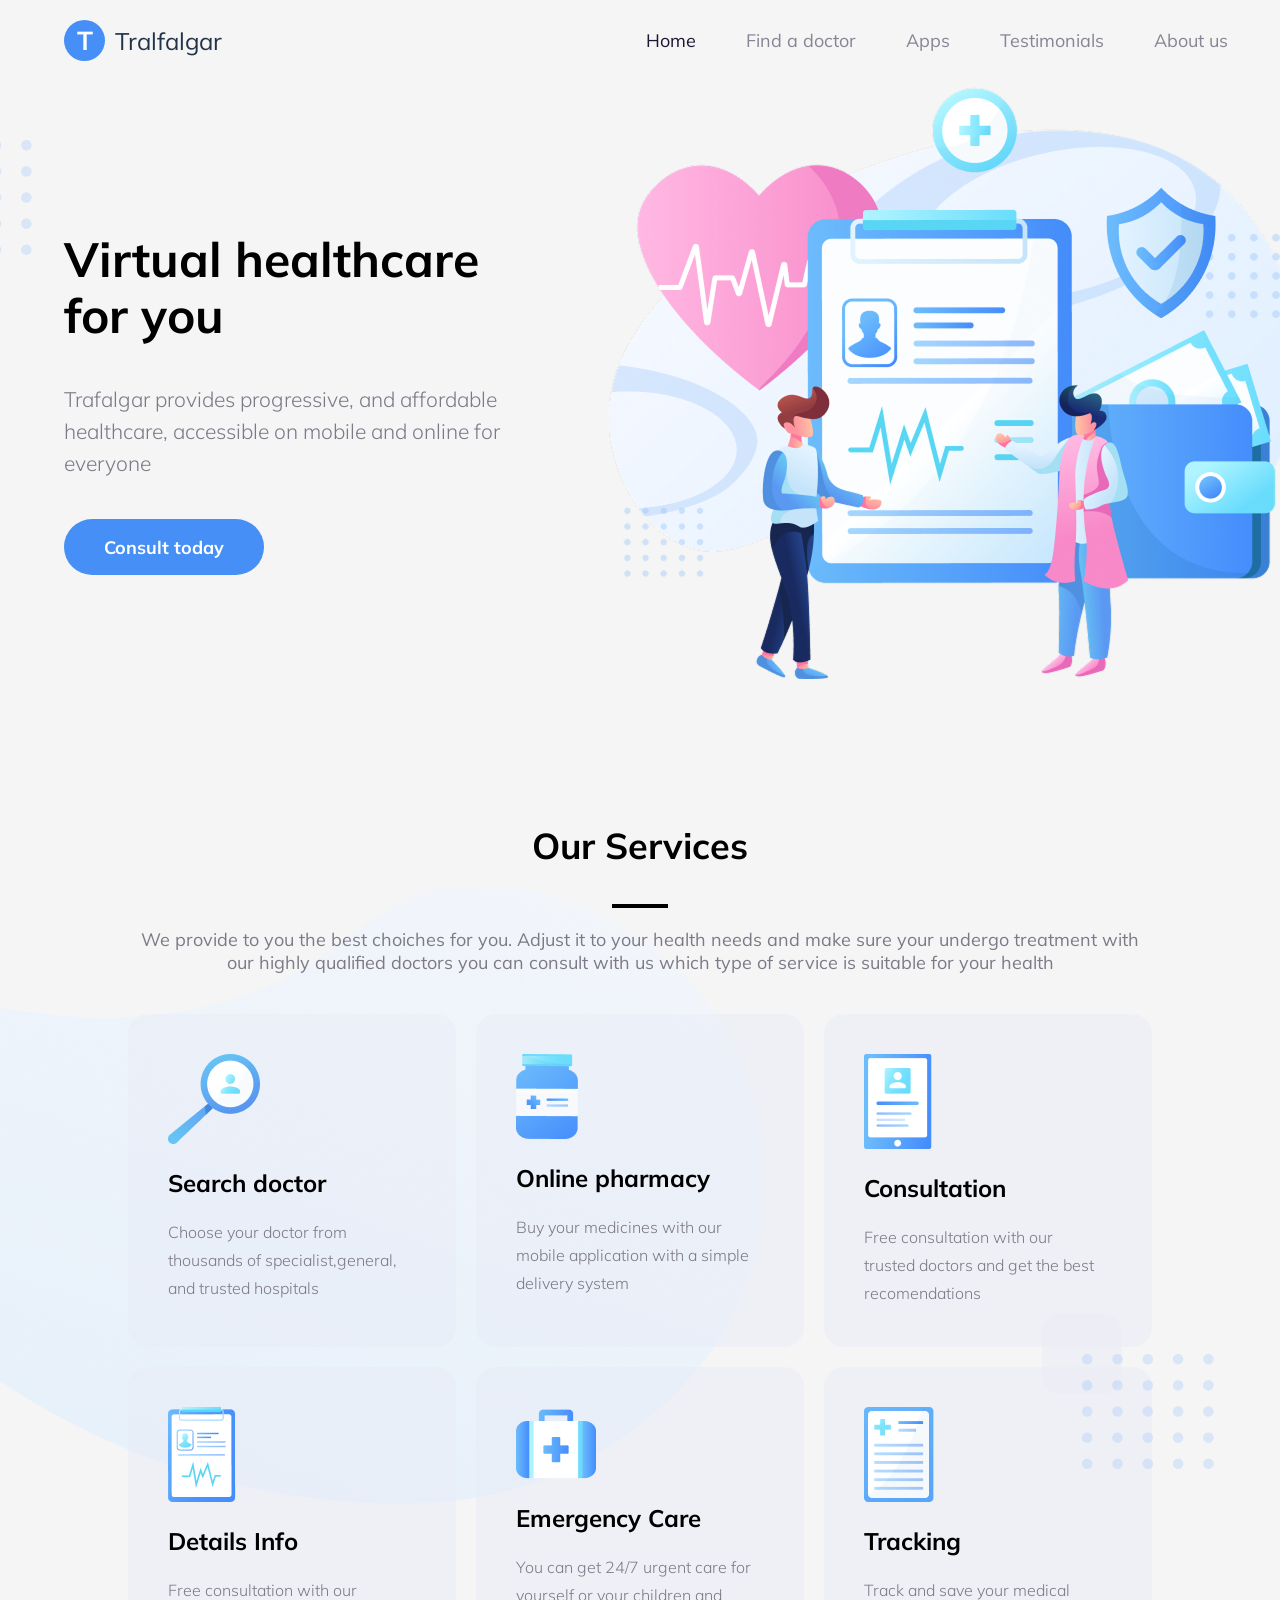
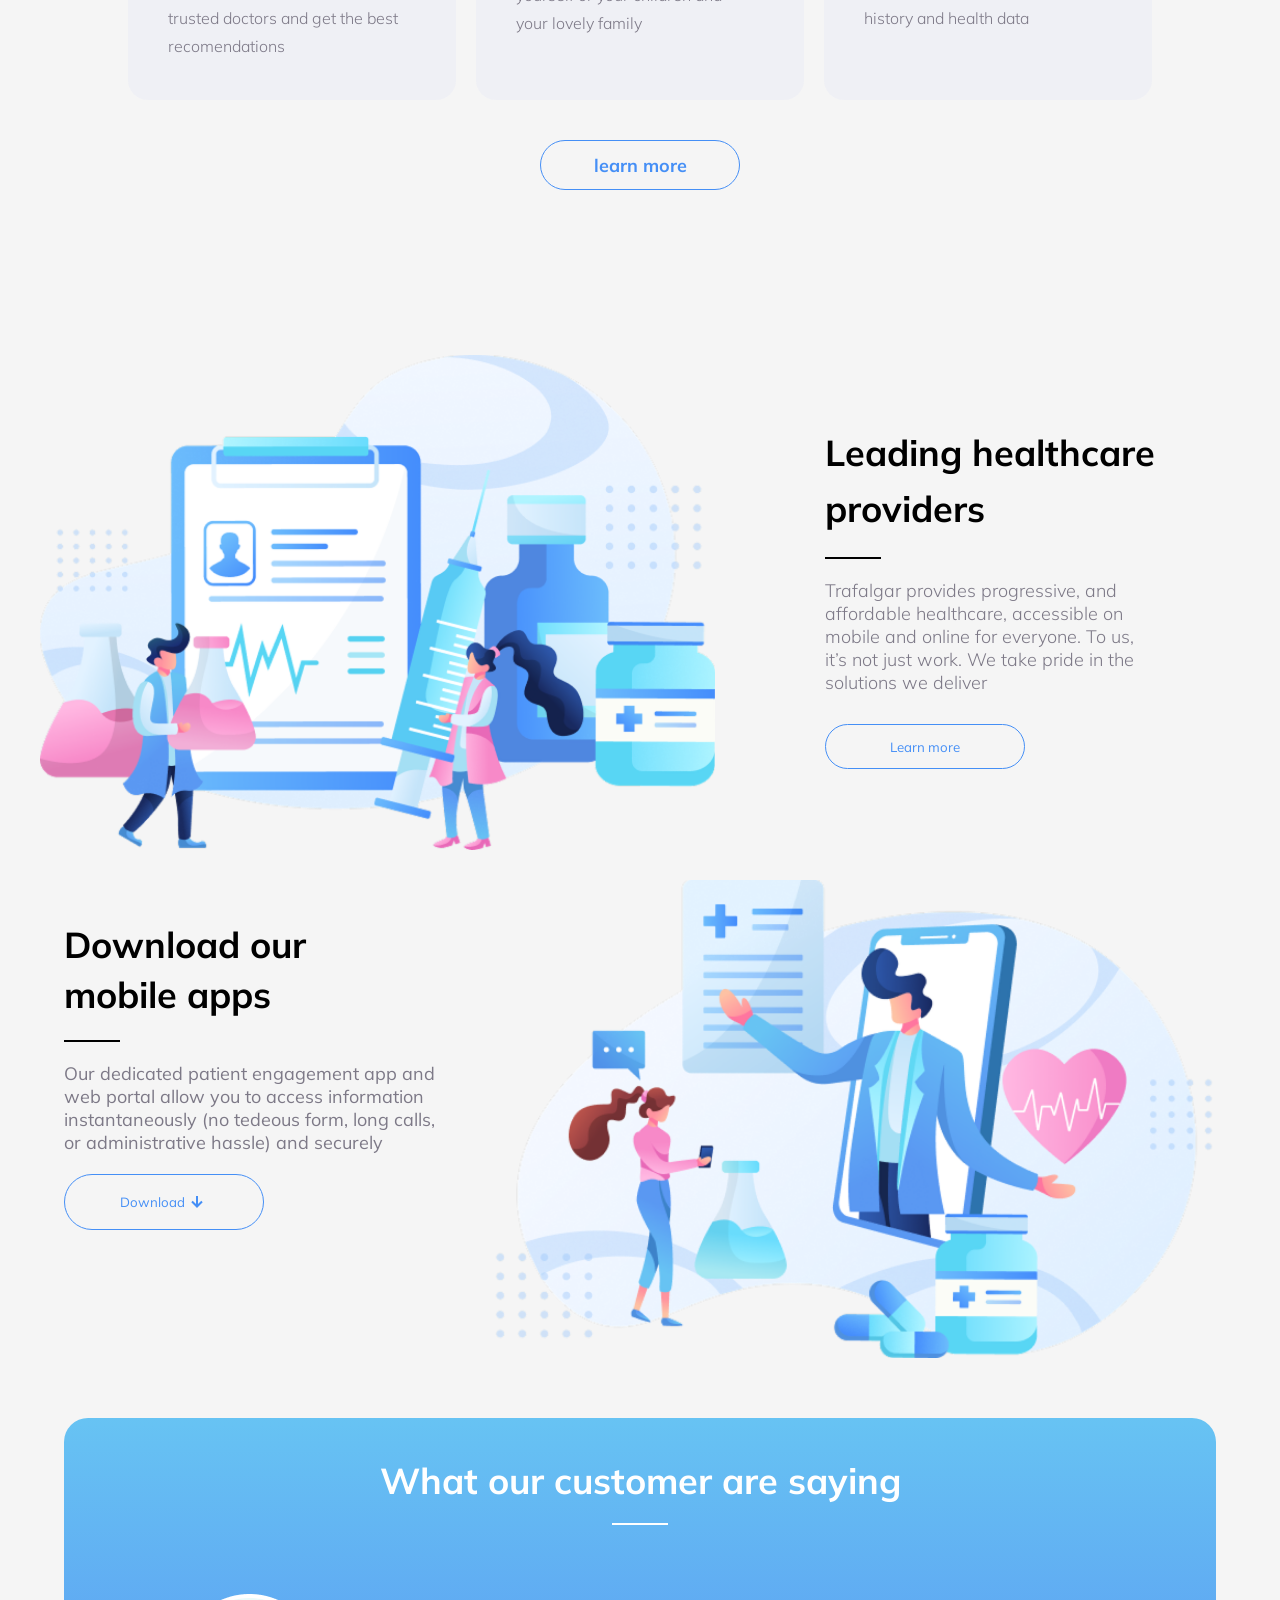
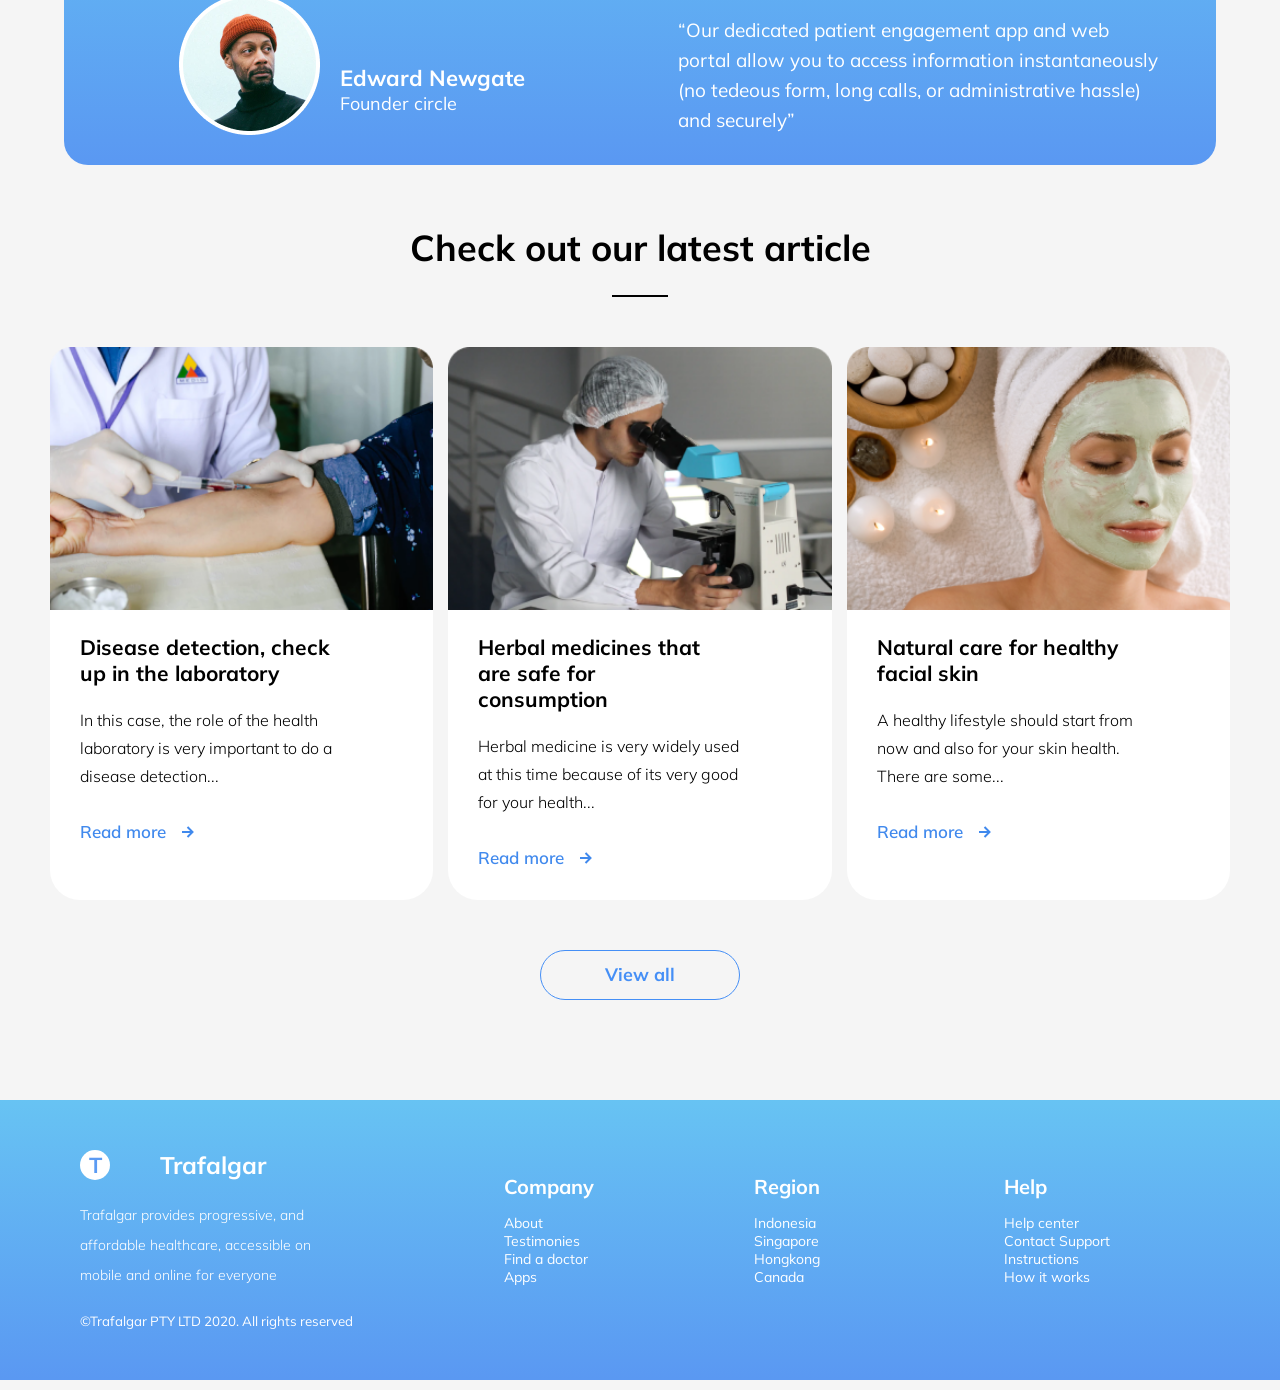
<file: trafalgar.html>
<!doctype html>
<html lang="en">
  <head>
    <meta charset="UTF-8" />
    <meta name="viewport" content="width=device-width, initial-scale=1.0" />
    <title>Trafalgar</title>
    <link rel="stylesheet" href="trafalgar.css" />
    <link
      rel="stylesheet"
      href="https://fonts.googleapis.com/css2?family=Material+Symbols+Outlined:opsz,wght,FILL,GRAD@20..48,100..700,0..1,-50..200&icon_names=arrow_downward_alt"
    />
  </head>
  <body>
    <!-- virtual healthcare section -->
     <img src="./images/dots.png" alt="" class="dots" id="virtual-dots">
     
     <img src="./images/Frame (6).png" alt="" id="frame">
    <header class="header">
      <div class="tral-icon">
        <div id="icon"><p>T</p></div>
        <span id="name">Tralfalgar</span>
      </div>
      <nav>
        <ul>
          <li><a href="" id="dark">Home</a></li>
          <li><a href=""> Find a doctor</a></li>
          <li><a href="">Apps</a></li>
          <li><a href="">Testimonials</a></li>
          <li><a href="">About us</a></li>
        </ul>
      </nav>
      <svg class="menu"
          xmlns="http://www.w3.org/2000/svg"
          width="24"
          height="24"
          fill="currentColor"
          viewBox="0 0 24 24"
        >
          <!--Boxicons v3.0.8 https://boxicons.com | License  https://docs.boxicons.com/free-->
          <path d="M3 6h18v2H3zm0 5h18v2H3zm0 5h18v2H3z"></path>
        </svg>
    </header>

    <main>
      <section class="hero">
        <div class="left-hero">
          <h1>Virtual healthcare for you</h1>
          <p>
            Trafalgar provides progressive, and affordable healthcare,
            accessible on mobile and online for everyone
          </p>
          <button>Consult today</button>
        </div>
        <div id="virtual-img">
        <img src="./images/trafalgar-header illustration 1.png" alt="" /></div>

        </div>
      </section>
      <!-- end of virtual healthcare -->

      <!-- Our services -->
      <section class="services">
         
        <h1>Our Services</h1>
        <hr />
        <p id="about">
          We provide to you the best choiches for you. Adjust it to your health
          needs and make sure your undergo treatment with our highly qualified
          doctors you can consult with us which type of service is suitable for
          your health
        </p>
        <div class="grid">
          <div>
            <img src="./images/Frame.png" alt="" />
            <h2>Search doctor</h2>
            <p>
              Choose your doctor from thousands of specialist,general, and
              trusted hospitals
            </p>
          </div>
          <div>
            <img src="./images/Frame (5).png" alt="" />
            <h2>Online pharmacy</h2>
            <p>
              Buy your medicines with our mobile application with a simple
              delivery system
            </p>
          </div>
          <div>
            <img src="./images/Frame (1).png" alt="" />
            <h2>Consultation</h2>
            <p>
              Free consultation with our trusted doctors and get the best
              recomendations
            </p>
          </div>
          <div>
            <img src="./images/Frame (2).png" alt="" />
            <h2>Details Info</h2>
            <p>
              Free consultation with our trusted doctors and get the best
              recomendations
            </p>
          </div>
          <div>
            <img src="./images/Frame (3).png" alt="" />
            <h2>Emergency Care</h2>
            <p>
              You can get 24/7 urgent care for yourself or your children and
              your lovely family
            </p>
          </div>
          <div>
            <img src="./images/Frame (4).png" alt="" />
            <h2>Tracking</h2>
            <p>Track and save your medical history and health data</p>
          </div>
          <div id="service-dots">
          <img src="./images/dots.png" alt="" class="dots" id=""></div>
        </div>
        <button>learn more</button>
      </section>
      <!-- end of our services -->

      <!-- providers -->
      <section class="providers">
        <img src="./images/trafalgar-illustration sec02 1.png" alt="" />
        <div class="providers-right">
          <h2>Leading healthcare providers</h2>
          <hr />
          <p>
            Trafalgar provides progressive, and affordable healthcare,
            accessible on mobile and online for everyone. To us, it’s not just
            work. We take pride in the solutions we deliver
          </p>
          <button>Learn more</button>
        </div>
      </section>
      <!-- end of providers section -->

      <!-- start of mobile apps -->

      <section class="mobile-apps">
        <div class="left">
          <h2>Download our mobile apps</h2>
          <hr />
          <p>
            Our dedicated patient engagement app and web portal allow you to
            access information instantaneously (no tedeous form, long calls, or
            administrative hassle) and securely
          </p>
          <button>
            <span>Download</span>
            <svg
              xmlns="http://www.w3.org/2000/svg"
              width="24"
              height="24"
              fill="currentColor"
              viewBox="0 0 24 24"
            >
              <!--Boxicons v3.0.8 https://boxicons.com | License  https://docs.boxicons.com/free-->
              <path
                d="M16.29 10.79 13 14.09V6h-2v8.09l-3.29-3.3-1.42 1.42 5.71 5.7 5.71-5.7z"
              ></path>
            </svg>
          </button>
        </div>
        <img src="./images/trafalgar-illustration sec03 1.png" alt="" />
      </section>
      <!-- end of mobile apps -->

      <!-- start of feedback -->
 <section class="feedback" >
      <div class="feedback-ctn">
        <h2>What our customer are saying</h2>
        <hr />
        <div class="edward">
          <div class="item-1">
            <img src="./images/Group 5.png" alt="" />
            <div class="founder-details">
              <span>Edward Newgate</span>
              <p>Founder circle</p>
            </div>
          </div>

          <div class="item-2">
            <p class="engagement">
              “Our dedicated patient engagement app and web portal allow you to
              access information instantaneously (no tedeous form, long calls,
              or administrative hassle) and securely”
            </p>
          </div>
        </div>
      </div>
    </section>
      <!-- end of feedback -->

      <!-- start of article -->
      <section class="article">
        <h2>Check out our latest article</h2>
        <hr />
        <div class="article-grid">
          <div>
            <img src="./images/Mask Group (2).png" alt="" />
            <h3>Disease detection, check up in the laboratory</h3>
            <p>
              In this case, the role of the health laboratory is very important
              to do a disease detection...
            </p>
            <small class="read"
              ><a href="">Read more</a>
              <svg
                xmlns="http://www.w3.org/2000/svg"
                width="24"
                height="24"
                fill="currentColor"
                viewBox="0 0 24 24"
              >
                <!--Boxicons v3.0.8 https://boxicons.com | License  https://docs.boxicons.com/free-->
                <path
                  d="M6 13h8.09l-3.3 3.29 1.42 1.42 5.7-5.71-5.7-5.71-1.42 1.42 3.3 3.29H6z"
                ></path>
              </svg>
            </small>
          </div>
          <div>
            <img src="./images/Mask Group (4).png" alt="" />
            <h3>Herbal medicines that are safe for consumption</h3>
            <p>
              Herbal medicine is very widely used at this time because of its
              very good for your health...
            </p>
            <small class="read"
              ><a href="">Read more</a>
              <svg
                xmlns="http://www.w3.org/2000/svg"
                width="24"
                height="24"
                fill="currentColor"
                viewBox="0 0 24 24"
              >
                <!--Boxicons v3.0.8 https://boxicons.com | License  https://docs.boxicons.com/free-->
                <path
                  d="M6 13h8.09l-3.3 3.29 1.42 1.42 5.7-5.71-5.7-5.71-1.42 1.42 3.3 3.29H6z"
                ></path>
              </svg>
            </small>
          </div>
          <div>
            <img src="./images/Mask Group (5).png" alt="" />
            <h3>Natural care for healthy facial skin</h3>
            <p>
              A healthy lifestyle should start from now and also for your skin
              health. There are some...
            </p>
            <small class="read">
              <a href="">Read more</a>
              <svg
                xmlns="http://www.w3.org/2000/svg"
                width="24"
                height="24"
                fill="currentColor"
                viewBox="0 0 24 24"
              >
                <!--Boxicons v3.0.8 https://boxicons.com | License  https://docs.boxicons.com/free-->
                <path
                  d="M6 13h8.09l-3.3 3.29 1.42 1.42 5.7-5.71-5.7-5.71-1.42 1.42 3.3 3.29H6z"
                ></path>
              </svg>
            </small>
          </div>
        </div>
        <button>View all</button>
      </section>
      <!-- end of article -->
    </main>

    <!-- start of footer -->
    <footer class="footer">
      <section>
        <div class="footer-ctn">
          <div id="us">
            <div class="us-header">
              <div id="us-icon"><small>T</small></div>
              <h3>Trafalgar</h3>
            </div>
            <p>
              Trafalgar provides progressive, and affordable healthcare,
              accessible on mobile and online for everyone
            </p>
            <small>©Trafalgar PTY LTD 2020. All rights reserved</small>
          </div>
<div class="details">
          <div class="links">
            <h2>Company</h2>
            <ul>
              <li><a href="">About</a></li>
              <li><a href="">Testimonies</a></li>
              <li><a href="">Find a doctor</a></li>
              <li><a href="">Apps</a></li>
            </ul>
          </div>

          <div class="links">
            <h2>Region</h2>
            <ul>
              <li><a href="">Indonesia</a></li>
              <li><a href="">Singapore</a></li>
              <li><a href="">Hongkong</a></li>
              <li><a href="">Canada</a></li>
            </ul>
          </div>

          <div class="links">
            <h2>Help</h2>
            <ul>
              <li><a href="">Help center</a></li>
              <li><a href="">Contact Support</a></li>
              <li><a href="">Instructions</a></li>
              <li><a href="">How it works</a></li>
            </ul>
          </div>
          </div>
        </div>
      </section>
    </footer>

    <!-- end of footer -->
  </body>
</html>
</file>
<file: trafalgar.css>
@import url("https://fonts.googleapis.com/css2?family=Mulish:ital,wght@0,200..1000;1,200..1000&display=swap");

* {
  margin: 0;
  padding: 0;
  box-sizing: border-box;
  font-family: "Mulish", sans-serif;
}
body {
  max-width: 100%;
  overflow-x: hidden;
  background-color: whitesmoke;
  position: relative;
  margin: 0 auto;
}

.dots {
  width: 132px;
  height: 115px;
  position: absolute;
  z-index: -2;
}

#virtual-dots {
  top: 120px;
  left: -100px;
}

#frame {
  position: absolute;
  top: 650px;
  z-index: -1;
}

#dark {
  opacity: 100%;
}

h2 {
  font-size: 36px;
  font-weight: 700px;
}

footer {
  width: 100%;
}

.menu {
  display: none;
}

main {
  margin: 0 auto;
}

header {
  display: flex;
  align-items: center;
  margin: 20px 5vw;
  width: 100vw;
}

.tral-icon {
  display: flex;
  align-items: center;
  width: 50%;
  gap: 10px;
}

.header #icon {
  font-size: 26px;
  width: 41px;
  display: flex;
  align-items: center;
  justify-content: center;
  height: 41px;
  border-radius: 50%;
  color: white;
  font-weight: 700;
  background: #458ff6;
}
.header #name {
  color: #233348;
  font-size: 24px;
}

.header nav {
  width: 60%;
  font-size: 18px;
  padding: 0;

  /* margin: 0 250px 40px 0; */
}
.header ul {
  width: 100%;
  display: flex;
  gap: 50px;
}

.header li {
  list-style: none;
}

.header li a {
  color: #1f1534;
  text-decoration: none;
  opacity: 50%;
}

.hero {
  display: flex;
  width: 100%;
  margin: 0 5vw;
  gap: 100px;
}

.left-hero {
  margin-top: 150px;
}

.left-hero h1 {
  font-size: 48px;
  line-height: 56px;
  font-weight: 700;
  width: 426px;
}

.left-hero p {
  font-size: 21px;
  line-height: 32px;
  font-weight: 300;
  color: #7d7987;
  width: 445px;
  margin: 40px 0;
}

.left-hero button {
  width: 200px;
  height: 56px;
  border: transparent;
  color: white;
  font-weight: 700;
  font-size: 18px;
  border-radius: 55px;
  background: #458ff6;
}

.hero img {
  width: 100%;
}

/* end of virtual Section */

.services {
  margin: 15vh auto;
  width: 80vw;
}

.services h1 {
  font-size: 36px;
  font-weight: 700;
  line-height: 56px;
  text-align: center;
  margin-bottom: 30px;
}

.services hr {
  border: 0.13rem solid black;
  width: 56px;
  margin: 0 auto;
}

.services #about {
  font-size: 18px;
  color: #7d7987;
  margin: 20px auto;
  text-align: center;
  width: 80vw;
}

.services .grid {
  display: grid;
  grid-template-columns: repeat(3, 1fr);
  gap: 20px;
  margin: 40px 0;
  position: relative;
  z-index: 2;
}
#service-dots {
  position: absolute;
  top: 300px;
  right: 30px;
  z-index: 1;
}

.services .grid div {
  background: rgba(229, 233, 246, 40%);
  border-radius: 20px;
  text-align: left;
  padding: 40px;
}

.services .grid div h2 {
  font-size: 24px;
  font-weight: 700;
  margin: 20px 0;
}

.services .grid div p {
  width: 261px;
  height: 84px;
  font-weight: 300;
  line-height: 28px;
  font-size: 16px;
  color: #7d7987;
  width: 95%;
}

.services button {
  display: block;
  width: 200px;
  height: 50px;
  background: transparent;
  border-radius: 999px;
  border: 1.4px solid #458ff6;
  color: #458ff6;
  font-size: 18px;
  font-weight: 700;
  margin: 0 auto;
}

/* end of our services section */

/* providers section */

.providers {
  display: flex;
  gap: 30px;
  width: 100vw;
  margin-left: 30px;
}
.providers img {
  margin: 30px 0 30px 10px;
  width: 100%;
}

.providers-right {
  margin: 5rem;
  width: 60vw;
}

.providers h2 {
  font-size: 36px;
  font-weight: 700;
  margin: 20px 0;
  line-height: 56px;
}

.providers hr {
  border: 0.12rem solid black;
  width: 56px;
  margin: 20px 0;
}

.providers p {
  font-size: 18px;
  font-weight: 300;
  width: 80%;
  color: #7d7987;
}

.providers button {
  width: 200px;
  height: 45px;
  background: transparent;
  border: 1px solid #458ff6;
  border-radius: 999px;
  color: #458ff6;
  margin: 30px 0 0 0;
}

/* end of providers section */

/* mobile app section */

.mobile-apps {
  display: flex;
  width: 90vw;
  margin: 0 auto;
  gap: 40px;
}
.mobile-apps .left {
  margin-top: 40px;
}
.mobile-apps h2 {
  width: 300px;
  line-height: 50px;
}
.mobile-apps hr {
  border: 0.12rem solid black;
  margin: 20px 0;
  width: 56px;
}
.mobile-apps p {
  font-size: 18px;
  color: #7d7987;
  margin: 20px 0;
  width: 380px;
}
.mobile-apps button {
  color: #458ff6;
  border: 1px solid #458ff6;
  border-radius: 999px;
  width: 200px;
  height: 56px;
  background: transparent;
  display: flex;
  align-items: center;
  justify-content: center;
}

.material-symbols-outlined {
  font-variation-settings:
    "FILL" 0,
    "wght" 400,
    "GRAD" 0,
    "opsz" 24;
}

.mobile-apps img {
  width: 100%;
}

/* feedback section */

.feedback {
  width: 100vw;
}

.feedback-ctn {
  background: linear-gradient(#67c3f3, #5a98f2);
  width: 90vw;
  border-radius: 24px;
  color: white;
  margin: 60px auto;
  padding-top: 20px;
}

.feedback h2 {
  text-align: center;
  margin: 20px;
}

.feedback hr {
  border: 1.5px solid white;
  width: 56px;
  margin: 0 auto;
}

.feedback .edward {
  display: grid;
  grid-template-columns: repeat(2, 1fr);
  padding: 30px 20px;
}

.feedback .item-1 {
  display: flex;
  align-items: end;
  margin:0 auto;
}

.feedback .founder-details {
  padding: 20px;
}
.item-1 span {
  font-weight: 700;
  font-size: 22px;
}
.item-1 p {
  font-weight: 400;
  font-size: 18px;
}
.feedback .engagement {
  max-width: 50vw;
  width: 480px;
  font-size: 19px;
  font-weight: 400;
  line-height: 30px;
  padding: 60px 0 0 0;
  margin:0 auto;

}

/* end of feedback section */

/* Article section  */

.article h2 {
  font-size: 36px;
  font-weight: 700;
  width: 100%;
  text-align: center;
}
.article hr {
  border: 0.12rem solid black;
  width: 56px;
  margin: 25px auto;
  margin-bottom: 10px;
}

.article-grid {
  display: grid;
  grid-template-columns: repeat(3, 1fr);
  margin: 50px;
  gap: 15px;
}

.article-grid div {
  background-color: white;
  border-radius: 30px;
}

.article-grid img {
  width: 100%;
}

.article-grid h3 {
  font-size: 21px;
  font-weight: 700;
  width: 251px;
  margin: 20px 0;
  margin-left: 30px;
}

.article-grid p {
  font-size: 16px;
  font-weight: 300;
  width: 266px;
  line-height: 28px;
  margin-bottom: 30px;
  margin-left: 30px;
}

.article-grid a {
  text-decoration: none;
  color: #4089ed;
}

.article-grid small {
  font-size: 17px;
  font-weight: 600;
  margin: 30px;
  display: flex;
  align-items: center;
}
.article-grid .read {
  display: flex;
  gap: 10px;
  color: #4089ed;
  margin-top: 0px;
}

.article button {
  display: block;
  width: 200px;
  height: 50px;
  background: transparent;
  border: 1.4px solid #458ff6;
  color: #458ff6;
  border-radius: 55px;
  margin: 0 auto;
  font-size: 18px;
  font-weight: 700;
}

/* end of Article section */

/* footer section */
.footer {
  margin-top: 100px;
}

.footer-ctn {
  display: flex;
  flex-direction: row;
  background: linear-gradient(#67c3f3, #5a98f2);
  margin: 10px 0;
  padding: 50px;
  width: 100vw;
}

#us {
  width: 30%;
  padding: 0px 30px;
  color: white;
}

.us-header, .details {
  display: flex;
  align-items: center;
  margin-bottom: 20px;
  gap: 50px;
}

#us-icon {
  font-size: 26px;
  width: 30px;
  display: flex;
  align-items: center;
  justify-content: center;
  height: 30px;
  border-radius: 50%;
  color: #5b9bf3;
  font-weight: 700;
  background: white;
}

#us h3 {
  font-size: 24px;
  font-weight: 700;
}

#us p {
  font-size: 14px;
  font-weight: 300;
  width: 93%;
  line-height: 30px;
  margin-bottom: 20px;
}

.footer-ctn {
  width: 100%;
  display: flex;
  gap: 100px;
}

.footer .links {
  margin: 0px;
  width: 200px;
}

.footer h2 {
  font-size: 20px;
  font-weight: 700;
  margin-bottom: 15px;
  color: white;
}
.footer li {
  list-style: none;
  font-size: 14px;
}

.footer a {
  text-decoration: none;
  color: white;
}

/* end of footer section */

/* responsiveness */

@media (max-width: 600px) {
  body {
    /* background-color: blue; */
    overflow-x: hidden;
  }

  .header {
    gap: 25vw;
  }

  .tral-icon {
    margin: 0;
  }

  nav {
    display: none;
  }

  .menu {
    display: flex;
    flex-direction: end;
  }

  .dots,
  #frame {
    display: none;
  }

  .hero {
    display: inline-block;
    margin: 0;
  }

  .left-hero {
    max-width: 80vw;
    margin: 30px;
    padding: 0;
  }

  .left-hero > h1 {
    max-width: 80vw;
    text-align: center;
    margin: 0;
  }

  .left-hero > p {
    width: 80vw;
    text-align: center;
  }

  .left-hero > button {
    width: 100%;
  }

  .hero img {
    width: 90%;
  }

  .services .grid {
    grid-template-columns: 1fr;
    overflow: hidden;
    gap: 30px;
  }

  .services .grid div {
    gap: 50px;
  }

  .providers {
    display: block;
  }

  .providers img {
    width: 90vw;
    margin: 0;
  }

  .providers > .providers-right {
    width: 100%;
    margin: 0;
  }

  .providers button {
    width: 80vw;
  }
  .mobile-apps {
    display: block;
    margin: 30px 1.5rem;
  }
  .mobile-apps p {
    width: 100%;
    margin: 0 10px;
    line-height: 2.5rem;
  }
  .mobile-apps button {
    width: 100%;
    margin: 30px 0;
  }

 
.feedback .edward {
  grid-template-columns: 1fr;
  padding: 30px 20px;
}



.article-grid {
  display: grid;
  grid-template-columns:1fr;
  margin: 50px;
  gap: 25px;
}

  
  
.footer-ctn {
  flex-direction: column-reverse;
  margin: 10px 0;
  padding: 50px;
  width: 100vw;
}
#us {
  width: 100%;
  margin: 0 auto;
  padding: 0;
}
.details{
  display: flex;
  flex-direction:column;
  gap: 0;
  align-items: start;
}
.links li{
  display: none;

}

.footer-ctn{
  gap: 20px;
  margin: 0;
}
}
</file>
